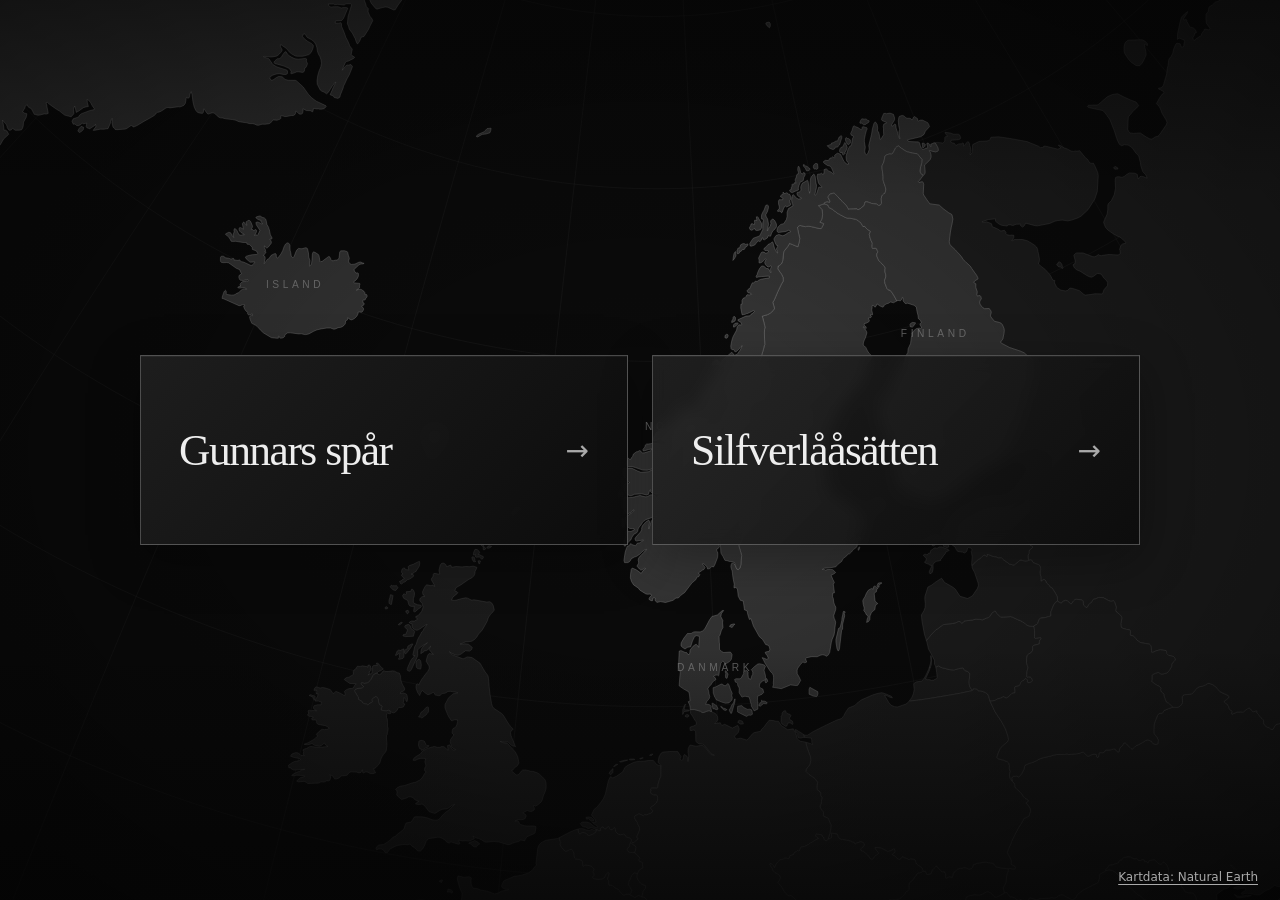
<file: index.html>
<!doctype html>
<html lang="sv">
<head>
<meta charset="utf-8">
<meta name="viewport" content="width=device-width,initial-scale=1">
<meta name="description" content="Följ Gunnars spår eller upptäck Silfverlååsätten och släktens grenar.">
<title>Gunnars spår · Silfverlååsätten</title>
<link rel="preload" href="./assets/images/norden.svg" as="image" type="image/svg+xml">
<link rel="stylesheet" href="./assets/css/home.css">
<script src="./assets/js/home.js"></script>
</head>
<body>
<img class="home-map" src="./assets/images/norden.svg" alt="" aria-hidden="true" fetchpriority="high" width="2400" height="1500">
<main class="home">
<h1 class="sr-only">Gunnars spår och Silfverlååsätten</h1>
<nav class="home-choices" aria-label="Välj del av släkthistorien">
<a class="home-choice" href="./gunnars-spar.html"><strong>Gunnars spår</strong><span class="choice-arrow" aria-hidden="true">→</span></a>
<a class="home-choice" href="./silfverlaas.html"><strong>Silfverlååsätten</strong><span class="choice-arrow" aria-hidden="true">→</span></a>
</nav>
</main>
<a class="map-source" href="https://www.naturalearthdata.com/" target="_blank" rel="noopener">Kartdata: Natural Earth</a>
</body>
</html>
</file>
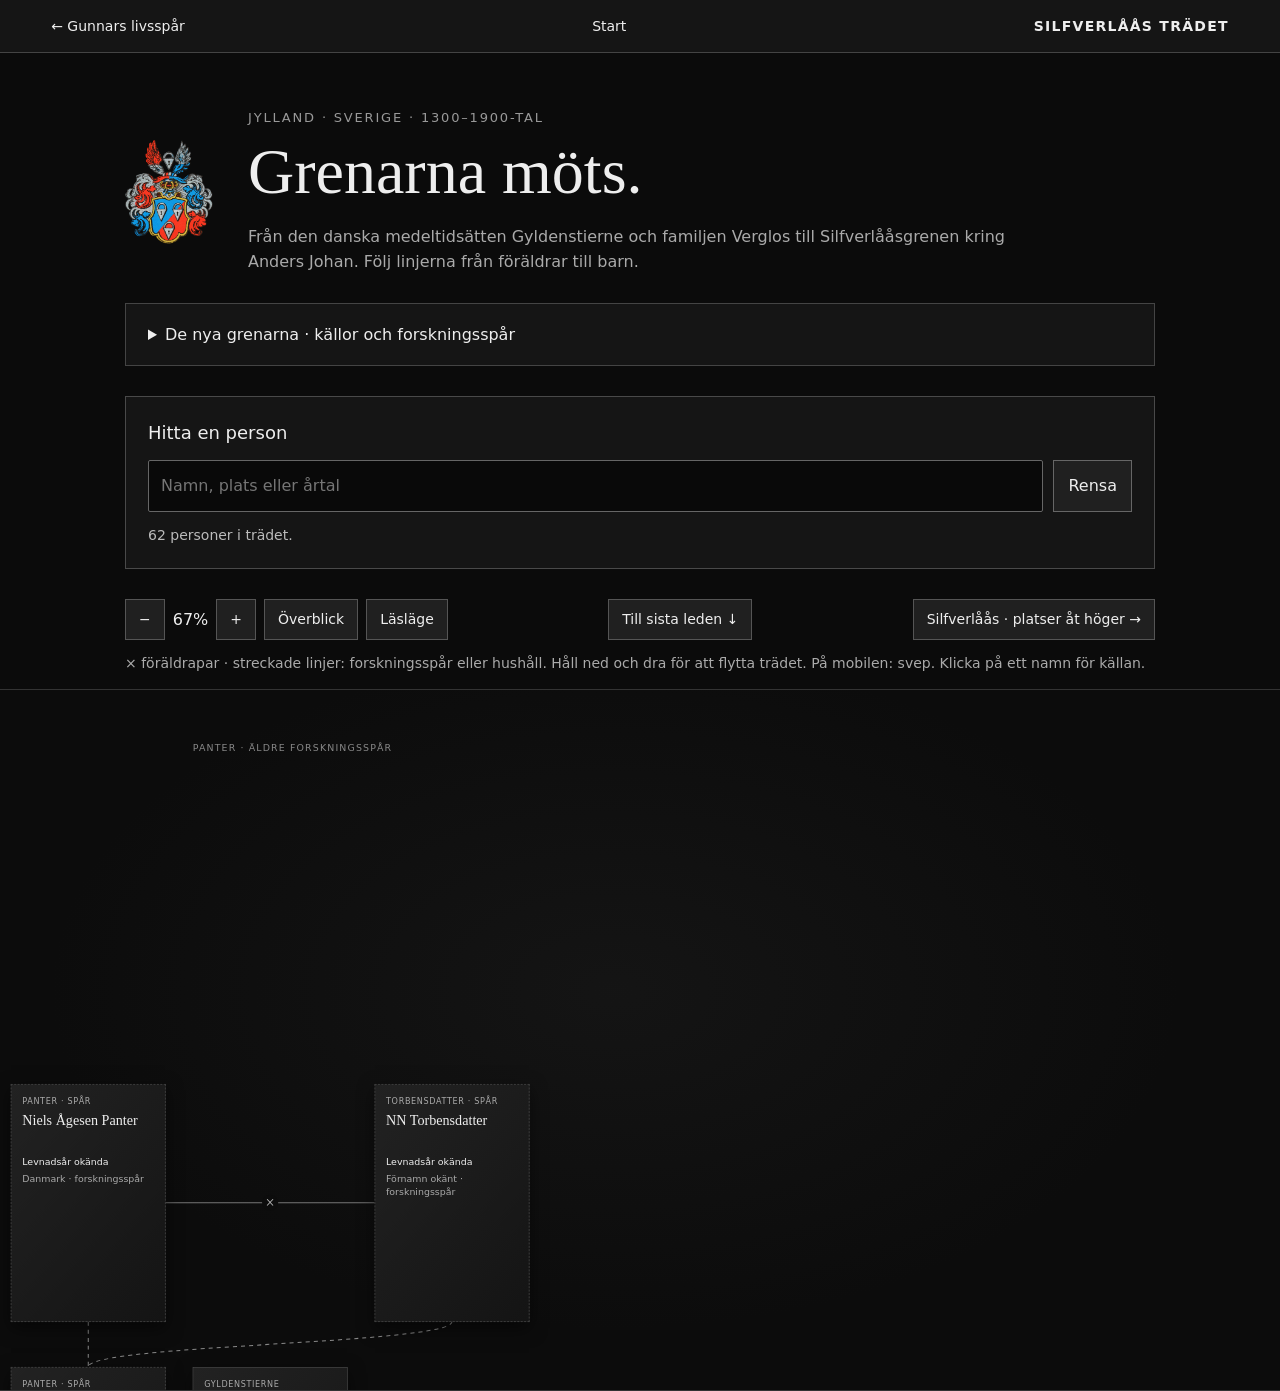
<file: silfverlaas.html>
<!doctype html><html lang="sv"><head><meta charset="utf-8"><meta name="viewport" content="width=device-width, initial-scale=1"><title>Silfverlåås trädet — från 1300-talet</title><link rel="stylesheet" href="./assets/css/tree.css">
<link rel="stylesheet" href="./assets/css/features.css">
<script src="./assets/js/page-entry.js" defer></script>
</head><body>
<a class="skip-link" href="#main-content">Hoppa till innehållet</a><header><a href="./gunnars-spar.html">← Gunnars livsspår</a><a href="./index.html">Start</a><strong>SILFVERLÅÅS TRÄDET</strong></header>
<main id="main-content"><section class="intro"><img src="./assets/arms/silfverlaas.png" alt="Silfverlåås vapensköld"><div><div class="eyebrow">Jylland · Sverige · 1300–1900-tal</div>
<h1>Grenarna möts.</h1>
<p>Från den danska medeltidsätten Gyldenstierne och familjen Verglos till Silfverlååsgrenen kring Anders Johan. Följ linjerna från föräldrar till barn.</p>
</div>
</section>
<details class="research"><summary>De nya grenarna · källor och forskningsspår</summary><p>Niels Eriksen, omnämnd i ett testamente 1310, anges som far till Erik och Jakob Nielsen i Lise Selvig Olsens artikel i <a href="https://www.genealogi.dk/images/pht/2003_1/2003_1.pdf">Personalhistorisk Tidsskrift 2003:1, sidorna 65–66</a>. Bröderna beseglade ett köpebrev tillsammans 1328. Originalhandlingarna har inte granskats här.</p>
<p>Panter-grenen följer en genealogisk sammanställning. Uppgifterna om Eriks mor skiljer sig mellan släkttavlorna; kopplingarna visas därför streckade. Förnamnet NN betyder att namnet är okänt. Årtal har inte uppskattats.</p>
<p>Riddarhusets stamtavla skiljer Hans Verglos, Peters bror som dog 1648, från Peters son Hans som adlades Silfverlåås 1647 och dog 1654. Peters far är fortfarande endast känd som NN Verglos. Någon tidigare hemort i Nederländerna har inte identifierats.</p>
<p>Den möjliga dottern NN Verklaes och Göran Patkull följer ett redovisat arkivfynd: Riksarkivet, Biographica, P volym 8, bild 532. Forskarens läsning identifierar hennes far som Peter Ferkelås. Originalbilden återstår att granska; föräldralinjerna visas streckade.</p>
<p>Roller, titlar och yrken i personrutorna följer de angivna källorna: <a href="https://www.adelsvapen.com/genealogi/Gyllenstierna_af_Svaneholm_nr_29">den danska Gyllenstierna-grenen</a>, <a href="https://www.adelsvapen.com/genealogi/Gyllenstierna_af_Lundholm_nr_3">Gyllenstierna af Lundholm</a>, <a href="https://lex.dk/Erik_Eriksson_Gyllenstierna">Lex om rikshovmästaren</a>, <a href="https://www.adelsvapen.com/genealogi/Ribbing_nr_15">Ribbing</a>, <a href="https://www.adelsvapen.com/genealogi/Stake_nr_110">Stake</a>, <a href="https://www.adelsvapen.com/genealogi/Von_Scheiding_nr_71">von Scheiding</a>, <a href="https://www.adelsvapen.com/genealogi/Niethoff_nr_463">Niethoff</a>, <a href="https://www.adelsvapen.com/genealogi/Patkull_nr_237">Patkull</a>, <a href="https://minerva.riddarhuset.se/att/silfverlaas/">Riddarhusets stamtavla för Verglos och Silfverlåås</a> samt <a href="https://www.adelsvapen.com/genealogi/Silfverl%C3%A5%C3%A5s_nr_377">Silfverlåås ättartavla</a>. Amalias och Gunnar/Gustaf Valfrids uppgifter kommer från det tidigare kyrkoboks- och registermaterialet i <a href="./gunnars-spar.html">livsberättelsen</a>.</p>
<p>Militär karaktär och grad vid avsked behöver inte innebära att personen tjänstgjorde som chef på den nivån. Göran Patkulls koppling till Verglos-dottern är fortfarande ett forskningsspår.</p>
<p>Karl VIII Knutssons kungatitel och levnadsår följer <a href="https://sok.riksarkivet.se/sbl/Artikel/12366">Svenskt biografiskt lexikon hos Riksarkivet</a>. Kristinas föräldrar anges i den länkade ättartavlan för Gyllenstierna af Lundholm.</p>
<div class="arms-sources"><h3>Vapensköldar och porträtt · bildkällor</h3><p>Sköldarna visar släktvapen. Sköldbilder saknas ännu för Niethoff och de äldsta danska leden. Övriga personer utan identifierat släktvapen visas med namn.</p>
<ul><li>Karl VIII Knutsson · <a href="https://digitaltmuseum.se/021046506365/karl-viii-knutsson-bonde-1408-70-konung-av-sverige-och-norge" target="_blank" rel="noopener">Nationalmuseum, NMGrh 390 · historiskt porträtt av okänd konstnär</a>. Samma målning som den insända bilden, beskuren i visningen.</li><li>Silfverlåås · <a href="https://minerva.riddarhuset.se/att/silfverlaas/" target="_blank" rel="noopener">Stiernstedt &amp; Klingspor · befintlig frilagd vapenbild</a></li><li>Ribbing · <a href="https://commons.wikimedia.org/wiki/File:COA_family_sv_Ribbing.svg" target="_blank" rel="noopener">Christer Sundin · CC BY-SA 3.0 · oförändrad</a></li><li>Bonde · <a href="https://commons.wikimedia.org/wiki/File:Arms_of_the_house_of_Bonde_(1).svg" target="_blank" rel="noopener">MostEpic · CC BY-SA 4.0 · oförändrad</a></li><li>Gyllenstierna · <a href="https://commons.wikimedia.org/wiki/File:COA-family-sv-Gyllenstierna.png" target="_blank" rel="noopener">Dan Koehl · CC BY-SA 4.0 · frilagd bakgrund</a></li><li>Stake · <a href="https://www.adelsvapen.com/genealogi/Stake_nr_110" target="_blank" rel="noopener">Adelsvapen · frilagd bakgrund</a></li><li>von Scheiding · <a href="https://www.adelsvapen.com/genealogi/Von_Scheiding_nr_71" target="_blank" rel="noopener">Adelsvapen · frilagd bakgrund</a></li><li>Rotkirch · <a href="https://www.adelsvapen.com/genealogi/Rotkirch_nr_175" target="_blank" rel="noopener">Adelsvapen · frilagd bakgrund</a></li><li>Licenser: <a href="https://creativecommons.org/licenses/by-sa/3.0/">CC BY-SA 3.0</a> och <a href="https://creativecommons.org/licenses/by-sa/4.0/">CC BY-SA 4.0</a>. Frilagda versioner behåller originalets licens.</li></ul></div>
<p id="odmark-sources">Anders Gunnar Ödmarks namn och födelsedatum, 6 oktober 1932, stöds av <a href="./gunnars-spar.html#anders-1932">födelseboken för Nordmaling</a> och <a href="https://nordicgraves.com/forsamling/froso-sunne-nordero-forsamling/froso-kyrkogard/ga?page=2">gravregistret för Frösö kyrkogård</a>, som också anger dödsdagen 5 augusti 2022. Namnen Rolf Anders Ödmark, Elias Rolf Ödmark, Viktor Carl Ödmark och Oskar Erik Ödmark samt släktlänkarna mellan dem följer bekräftade familjeuppgifter. Deras födelsedatum är ännu inte införda.</p>
</details><div class="toolbar"><div class="controls"><button type="button" id="minus" aria-label="Zooma ut">−</button><output id="zoom" aria-live="polite">100%</output><button type="button" id="plus" aria-label="Zooma in">+</button><button type="button" id="fit">Överblick</button><button type="button" id="read">Läsläge</button></div>
<a class="jump" href="#viktorodmark" id="last">Till sista leden ↓</a><a class="jump" id="places-jump" href="#peter1645">Silfverlåås · platser åt höger →</a><div class="hint">× föräldrapar · streckade linjer: forskningsspår eller hushåll. Håll ned och dra för att flytta trädet. På mobilen: svep. Klicka på ett namn för källan.</div>
</div>
<div class="viewport" id="viewport" tabindex="0" role="region" aria-label="Släktträd. Rulla nedåt och åt sidan för att följa grenarna."><div class="canvas-space" id="space"><div class="tree" id="tree" data-start-x="810"><div class="branch-label" style="left:1095px;top:75px">Panter · äldre forskningsspår</div>
<div class="branch-label" style="left:1620px;top:4267.5px">Familjen Verglos</div>
<svg viewBox="0 0 4250 9840" aria-hidden="true"><g class="couple"><title>Kristina Karlsdotter och Erik Eriksson den äldre · föräldrapar</title><path d="M 1055 2861.25 H 1095"/><circle cx="1075" cy="2861.25" r="12"/><text x="1075" y="2862.75" text-anchor="middle" dominant-baseline="middle">×</text></g><g class="couple"><title>Erik Svensson Ribbing och Emerentia Gyllenstierna · föräldrapar</title><path d="M 1055 4541.25 H 1095"/><circle cx="1075" cy="4541.25" r="12"/><text x="1075" y="4542.75" text-anchor="middle" dominant-baseline="middle">×</text></g><g class="couple"><title>Olof Eriksson Stake och Anna Ribbing · föräldrapar</title><path d="M 1055 4961.25 H 1095"/><circle cx="1075" cy="4961.25" r="12"/><text x="1075" y="4962.75" text-anchor="middle" dominant-baseline="middle">×</text></g><g class="couple"><title>Otto von Scheiding och Catharina Stake · föräldrapar</title><path d="M 1055 5381.25 H 1095"/><circle cx="1075" cy="5381.25" r="12"/><text x="1075" y="5382.75" text-anchor="middle" dominant-baseline="middle">×</text></g><g class="couple"><title>Hans Henrik Niethoff och Anna Margareta von Scheiding · föräldrapar</title><path d="M 1055 5801.25 H 1095"/><circle cx="1075" cy="5801.25" r="12"/><text x="1075" y="5802.75" text-anchor="middle" dominant-baseline="middle">×</text></g><g class="couple"><title>Peter Verglos / Verklaes och Brita Olofsdotter · föräldrapar</title><path d="M 1865 4961.25 H 1905"/><circle cx="1885" cy="4961.25" r="12"/><text x="1885" y="4962.75" text-anchor="middle" dominant-baseline="middle">×</text></g><g class="couple"><title>Hedvig Niethoff och Johan Gustaf Silfverlåås · föräldrapar</title><path d="M 1325 6221.25 H 1635"/><circle cx="1480" cy="6221.25" r="12"/><text x="1480" y="6222.75" text-anchor="middle" dominant-baseline="middle">×</text></g><g class="couple"><title>Otto Silfverlåås och Charlotta Catharina Rotkirch · föräldrapar</title><path d="M 1595 6641.25 H 1725"/><circle cx="1660" cy="6641.25" r="12"/><text x="1660" y="6642.75" text-anchor="middle" dominant-baseline="middle">×</text></g><g class="couple"><title>Gustaf Gabriel Silfverlåås och Anna Lena Larsdotter · föräldrapar</title><path d="M 1595 7061.25 H 1725"/><circle cx="1660" cy="7061.25" r="12"/><text x="1660" y="7062.75" text-anchor="middle" dominant-baseline="middle">×</text></g><g class="couple"><title>Anders Silfverlåås och Johanna Lantz · föräldrapar</title><path d="M 1595 7481.25 H 1725"/><circle cx="1660" cy="7481.25" r="12"/><text x="1660" y="7482.75" text-anchor="middle" dominant-baseline="middle">×</text></g><g class="couple"><title>Anders Gustaf Silfverlåås och Johanna Matilda Lönn · föräldrapar</title><path d="M 1595 7901.25 H 1725"/><circle cx="1660" cy="7901.25" r="12"/><text x="1660" y="7902.75" text-anchor="middle" dominant-baseline="middle">×</text></g><g class="couple"><title>Anders Johan Silfverlåås och Anna Josefina Hallberg · föräldrapar</title><path d="M 1595 8321.25 H 1725"/><circle cx="1660" cy="8321.25" r="12"/><text x="1660" y="8322.75" text-anchor="middle" dominant-baseline="middle">×</text></g><g class="couple"><title>Niels Ågesen Panter och NN Torbensdatter · föräldrapar</title><path d="M 1055 761.25 H 1365"/><circle cx="1210" cy="761.25" r="12"/><text x="1210" y="762.75" text-anchor="middle" dominant-baseline="middle">×</text></g><g class="couple"><title>NN Nielsdatter Panter och Niels Eriksen · föräldrapar</title><path d="M 1055 1181.25 H 1095"/><circle cx="1075" cy="1181.25" r="12"/><text x="1075" y="1182.75" text-anchor="middle" dominant-baseline="middle">×</text></g><path class="documented" d="M 1210 1777.5 C 1210 1811.25 1210 1811.25 1210 1845"/><path class="documented" d="M 1210 2197.5 C 1210 2231.25 1210 2231.25 1210 2265"/><path class="documented" d="M 1210 2617.5 C 1210 2651.25 1210 2651.25 1210 2685"/><path class="documented" d="M 1210 3037.5 C 1210 3071.25 1210 3071.25 1210 3105"/><path class="documented" d="M 940 3037.5 C 940 3071.25 1210 3071.25 1210 3105"/><path class="documented" d="M 1210 3457.5 C 1210 3491.25 1210 3491.25 1210 3525"/><path class="documented" d="M 1210 3877.5 C 1210 3911.25 1210 3911.25 1210 3945"/><path class="documented" d="M 1210 4297.5 C 1210 4331.25 1210 4331.25 1210 4365"/><path class="documented" d="M 1210 4717.5 C 1210 4751.25 1210 4751.25 1210 4785"/><path class="documented" d="M 940 4717.5 C 940 4751.25 1210 4751.25 1210 4785"/><path class="documented" d="M 1210 5137.5 C 1210 5171.25 1210 5171.25 1210 5205"/><path class="documented" d="M 940 5137.5 C 940 5171.25 1210 5171.25 1210 5205"/><path class="documented" d="M 1210 5557.5 C 1210 5591.25 1210 5591.25 1210 5625"/><path class="documented" d="M 940 5557.5 C 940 5591.25 1210 5591.25 1210 5625"/><path class="documented" d="M 1210 5977.5 C 1210 6011.25 1210 6011.25 1210 6045"/><path class="documented" d="M 940 5977.5 C 940 6011.25 1210 6011.25 1210 6045"/><path class="documented" d="M 1750 4717.5 C 1750 4751.25 1750 4751.25 1750 4785"/><path class="documented" d="M 1750 5137.5 C 1750 5171.25 1750 5171.25 1750 5205"/><path class="documented" d="M 2020 5137.5 C 2020 5171.25 1750 5171.25 1750 5205"/><path class="documented" d="M 1750 5557.5 C 1750 5591.25 1750 5591.25 1750 5625"/><path class="documented" d="M 1750 5977.5 C 1750 6011.25 1750 6011.25 1750 6045"/><path class="documented" d="M 1210 6397.5 C 1210 6431.25 1480 6431.25 1480 6465"/><path class="documented" d="M 1750 6397.5 C 1750 6431.25 1480 6431.25 1480 6465"/><path class="documented" d="M 1480 6817.5 C 1480 6851.25 1480 6851.25 1480 6885"/><path class="documented" d="M 1840 6817.5 C 1840 6851.25 1480 6851.25 1480 6885"/><path class="documented" d="M 1480 7237.5 C 1480 7271.25 1480 7271.25 1480 7305"/><path class="documented" d="M 1840 7237.5 C 1840 7271.25 1480 7271.25 1480 7305"/><path class="documented" d="M 1480 7657.5 C 1480 7691.25 1480 7691.25 1480 7725"/><path class="documented" d="M 1840 7657.5 C 1840 7691.25 1480 7691.25 1480 7725"/><path class="documented" d="M 1480 8077.5 C 1480 8111.25 1480 8111.25 1480 8145"/><path class="documented" d="M 1840 8077.5 C 1840 8111.25 1480 8111.25 1480 8145"/><path class="documented" d="M 1480 8497.5 C 1480 8531.25 1480 8531.25 1480 8565"/><path class="documented" d="M 1840 8497.5 C 1840 8531.25 1480 8531.25 1480 8565"/><path class="uncertain" d="M 940 937.5 C 940 971.25 940 971.25 940 1005"/><path class="uncertain" d="M 1480 937.5 C 1480 971.25 940 971.25 940 1005"/><path class="documented" d="M 1210 1357.5 C 1210 1391.25 1480 1391.25 1480 1425"/><path class="uncertain" d="M 940 1357.5 C 940 1391.25 1480 1391.25 1480 1425"/><path class="documented" d="M 1210 1357.5 C 1210 1391.25 1210 1391.25 1210 1425"/><path class="uncertain" d="M 940 1357.5 C 940 1391.25 1210 1391.25 1210 1425"/><path class="documented" d="M 1750 4717.5 C 1750 4751.25 1480 4751.25 1480 4785"/><path class="uncertain" d="M 1750 5137.5 C 1750 5171.25 2290 5171.25 2290 5205"/><path class="uncertain" d="M 2020 5137.5 C 2020 5171.25 2290 5171.25 2290 5205"/><g class="household-link"><title>Amalia och Anders Johan · samma hushåll, inte gifta med varandra</title><path d="M 1190 8321.25 H 1365"/><text x="1357" y="8300.25" text-anchor="end">Icke ingift</text></g><path d="M 1075 8497.5 V 9161.25"/><path d="M 1075 8741.25 H 1055"/><path d="M 1075 8741.25 H 1095"/><path d="M 1075 9161.25 H 1055"/><path d="M 1075 9161.25 H 1095"/><g class="household-link"><path d="M 2405 5381.25 H 2445"/><title>Möjligt identifierat äktenskap · arkivspår</title></g><path class="place-parent" d="M 1750 5557.5 V 5590.5 H 2805 V 5800.5 H 2895"/><path d="M 3010 5977.5 V 6010.5 H 2830 V 6220.5 H 2895"/><path d="M 3010 5977.5 V 6010.5 H 2830 V 6640.5 H 2895"/><path class="place-parent" d="M 1750 5977.5 V 6010.5 H 2805 V 7060.5 H 2895"/><path class="place-parent" d="M 1750 6397.5 V 6430.5 H 2805 V 7480.5 H 2895"/><path class="place-parent" d="M 1480 7237.5 V 7270.5 H 2805 V 7900.5 H 2895"/><path d="M 3010 8077.5 V 8110.5 H 2830 V 8320.5 H 2895"/><path d="M 3010 8077.5 V 8110.5 H 2830 V 8740.5 H 2895"/><path d="M 3010 8497.5 V 8530.5 H 2830 V 9160.5 H 2895"/><path class="travel-link" d="M 3125 7900.5 H 3250"/><path class="travel-link" d="M 3125 8320.5 H 3250"/><path class="travel-link" d="M 3515 8320.5 H 3570"/><path class="travel-link" d="M 3125 8740.5 H 3250"/><path class="travel-link" d="M 3515 8740.5 H 3570"/><path class="travel-link" d="M 3835 8740.5 H 3890"/><path class="travel-link" d="M 3125 9160.5 H 3250"/><path class="travel-link" d="M 3515 9160.5 H 3570"/><path class="travel-link" d="M 3835 9160.5 H 3890"/><path class="travel-link" d="M 1750 5625 V 5595 H 2800 V 5403 H 3250"/><path class="travel-link" d="M 3515 5403 H 3570"/><path class="travel-link" d="M 3835 5403 H 3890"/><path class="travel-link" d="M 3125 5800.5 H 3250"/><path class="travel-link" d="M 3515 5800.5 H 3570"/><path class="travel-link" d="M 3125 6220.5 H 3250"/><path class="travel-link" d="M 3515 6220.5 H 3570"/><path class="travel-link" d="M 3835 6220.5 H 3890"/><path class="travel-link" d="M 3125 6640.5 H 3250"/><path class="travel-link" d="M 3125 7060.5 H 3250"/><path class="travel-link" d="M 3515 7060.5 H 3570"/><path class="travel-link" d="M 3125 7480.5 H 3250"/><path class="travel-link" d="M 3515 7480.5 H 3570"/><path class="documented" data-parent="karlviii" data-child="kristina" d="M 940 2617.5 V 2685"><title>Karl VIII Knutsson · far till Kristina Karlsdotter</title></path><path class="documented" data-parent="gunnar" data-child="andersgunnarodmark" d="M 825 8741.25 H 515"><title>Gunnar Valfrid Andersson · far till Anders Gunnar Ödmark enligt födelsenotisen</title></path>
<path class="documented" data-parent="andersgunnarodmark" data-child="rolfodmark" d="M 400 8917.5 V 8985"><title>Anders Gunnar Ödmark · far till Rolf Anders Ödmark enligt familjeuppgift</title></path>
<path class="documented" d="M 400 9337.5 V 9372 H 130 V 9405"><title>Rolf Anders Ödmark · far till Elias Rolf Ödmark enligt familjeuppgift</title></path>
<path class="documented" d="M 400 9372 V 9405"><title>Rolf Anders Ödmark · far till Viktor Carl Ödmark enligt familjeuppgift</title></path>
<path class="documented" d="M 400 9372 H 670 V 9405"><title>Rolf Anders Ödmark · far till Oskar Erik Ödmark enligt familjeuppgift</title></path>
</svg><a class="person" id="andersgunnarodmark" href="./gunnars-spar.html#anders-1932" style="left:285px;top:8565px" aria-label="Anders Gunnar Ödmark, född 6 oktober 1932, död 5 augusti 2022. Öppna födelsekällan"><span class="family">Ödmark</span><div class="card-heading"><h2>Anders Gunnar Ödmark</h2></div>
<p class="years">Född 6 oktober 1932<br>Död 5 augusti 2022</p>
<p class="place">Nordmaling · son till Gunnar Valfrid Andersson och Anna Maria Ödmark.</p>
</a>
<article class="person" id="rolfodmark" style="left:285px;top:8985px"><span class="family">Ödmark</span><div class="card-heading"><h2>Rolf Anders Ödmark</h2></div>
<p class="years">Födelsedatum ej angivet.</p>
<p class="place">Son till Anders Gunnar Ödmark.</p>
</article>
<article class="person" id="eliasodmark" style="left:15px;top:9405px"><span class="family">Ödmark</span><div class="card-heading"><h2>Elias Rolf Ödmark</h2></div>
<p class="years">Födelsedatum ej angivet.</p>
<p class="place">Son till Rolf Anders Ödmark.</p>
</article>
<article class="person" id="viktorodmark" style="left:285px;top:9405px"><span class="family">Ödmark</span><div class="card-heading"><h2>Viktor Carl Ödmark</h2></div>
<p class="years">Födelsedatum ej angivet.</p>
<p class="place">Son till Rolf Anders Ödmark.</p>
</article>
<article class="person" id="oskarodmark" style="left:555px;top:9405px"><span class="family">Ödmark</span><div class="card-heading"><h2>Oskar Erik Ödmark</h2></div>
<p class="years">Födelsedatum ej angivet.</p>
<p class="place">Son till Rolf Anders Ödmark.</p>
</article>
<a class="person  " id="erik1365" href="https://minerva.riddarhuset.se/att/gyllenstierna-af-lundholm/" target="_blank" rel="noopener" style="left:1095px;top:1425px" aria-label="Erik Nielsen, Omnämnd 1328 och 1365. Dansk marsk och riddare. Öppna släktkälla"><span class="family">Gyldenstierne</span><div class="card-heading"><h2>Erik Nielsen</h2>
</div>
<p class="role">Dansk marsk och riddare.</p>
<p class="years">Omnämnd 1328 och 1365</p>
<p class="place">Ågård · Jylland, Danmark</p>
</a><a class="person  " id="niels" href="https://www.adelsvapen.com/genealogi/Gyllenstierna_af_Svaneholm_nr_29" target="_blank" rel="noopener" style="left:1095px;top:1845px" aria-label="Niels Eriksen, Död före 1388. Riddare och godsherre. Öppna släktkälla"><span class="family">Gyldenstierne</span><div class="card-heading"><h2>Niels Eriksen</h2>
</div>
<p class="role">Riddare och godsherre.</p>
<p class="years">Död före 1388</p>
<p class="place">Ågård och Restrup · Jylland</p>
</a><a class="person  " id="erikdk" href="https://www.adelsvapen.com/genealogi/Gyllenstierna_af_Svaneholm_nr_29" target="_blank" rel="noopener" style="left:1095px;top:2265px" aria-label="Erik Nielsen, Levde 1448 · död före 1455-06-13. Riksråd, riddare, kunglig hovmästare och slottsbefälhavare. Öppna släktkälla"><span class="family">Gyldenstierne</span><div class="card-heading"><h2>Erik Nielsen</h2>
</div>
<p class="role">Riksråd, riddare, kunglig hovmästare och slottsbefälhavare.</p>
<p class="years">Levde 1448 · död före 1455-06-13</p>
<p class="place">Ågård och Demstrup · Jylland</p>
</a><a class="person  " id="erikaldre" href="https://www.adelsvapen.com/genealogi/Gyllenstierna_af_Lundholm_nr_3" target="_blank" rel="noopener" style="left:1095px;top:2685px" aria-label="Erik Eriksson den äldre, Död 1477. Rikshovmästare, riksråd, riddare och lagman. Öppna släktkälla"><span class="family">Gyllenstierna</span><div class="card-heading"><img class="card-arms" src="./assets/arms/gyllenstierna-transparent.png" alt="Gyllenstierna · släktvapen"><h2>Erik Eriksson den äldre</h2>
</div>
<p class="role">Rikshovmästare, riksråd, riddare och lagman.</p>
<p class="years">Död 1477</p>
<p class="place">Danmark → Sverige på 1440-talet</p>
</a><a class="person" id="karlviii" href="https://sok.riksarkivet.se/sbl/Artikel/12366" target="_blank" rel="noopener" style="left:825px;top:2265px" aria-label="Karl VIII Knutsson Bonde, född 1408 eller 1409, död 1470. Kung av Sverige och Norge. Far till Kristina Karlsdotter. Öppna släktkälla"><span class="family">Bonde</span><div class="card-heading"><span class="card-portrait"><img src="./assets/images/karl-viii-knutsson.jpg" alt="Porträtt av Karl VIII Knutsson med kungakrona"></span><h2>Karl VIII Knutsson</h2>
</div>
<p class="role">Kung av Sverige och Norge.</p>
<p class="years">Född 1408 eller 1409 · död 1470</p>
<p class="place">Far till Kristina Karlsdotter.</p>
</a><a class="person  " id="kristina" href="https://www.adelsvapen.com/genealogi/Gyllenstierna_af_Lundholm_nr_3" target="_blank" rel="noopener" style="left:825px;top:2685px" aria-label="Kristina Karlsdotter, Född omkring 1432 · levde 1492. Kungadotter – dotter till Karl VIII Knutsson. Öppna släktkälla"><span class="family">Bonde</span><div class="card-heading"><img class="card-arms" src="./assets/arms/bonde.svg" alt="Bonde · släktvapen"><h2>Kristina Karlsdotter</h2>
</div>
<p class="role">Kungadotter – dotter till Karl VIII Knutsson.</p>
<p class="years">Född omkring 1432 · levde 1492</p>
<p class="place">Sverige · gift 1446</p>
</a><a class="person  " id="erikyngre" href="https://www.adelsvapen.com/genealogi/Gyllenstierna_af_Lundholm_nr_3" target="_blank" rel="noopener" style="left:1095px;top:3105px" aria-label="Erik Eriksson den yngre, Död 1502. Riksråd, riddare, hövitsman och slottsfogde. Öppna släktkälla"><span class="family">Gyllenstierna</span><div class="card-heading"><img class="card-arms" src="./assets/arms/gyllenstierna-transparent.png" alt="Gyllenstierna · släktvapen"><h2>Erik Eriksson den yngre</h2>
</div>
<p class="role">Riksråd, riddare, hövitsman och slottsfogde.</p>
<p class="years">Död 1502</p>
<p class="place">Fågelvik och Vinstorp</p>
</a><a class="person  " id="carl" href="https://www.adelsvapen.com/genealogi/Gyllenstierna_af_Lundholm_nr_3" target="_blank" rel="noopener" style="left:1095px;top:3525px" aria-label="Carl Eriksson, Död 1541. Riksråd, riddare, lagman, krigsråd och biträdande ståthållare. Öppna släktkälla"><span class="family">Gyllenstierna</span><div class="card-heading"><img class="card-arms" src="./assets/arms/gyllenstierna-transparent.png" alt="Gyllenstierna · släktvapen"><h2>Carl Eriksson</h2>
</div>
<p class="role">Riksråd, riddare, lagman, krigsråd och biträdande ståthållare.</p>
<p class="years">Död 1541</p>
<p class="place">Vinstorp · Nynäs · Kalmar</p>
</a><a class="person  " id="erikcarl" href="https://www.adelsvapen.com/genealogi/Gyllenstierna_af_Lundholm_nr_3" target="_blank" rel="noopener" style="left:1095px;top:3945px" aria-label="Erik Carlsson, Död 1586. Riksråd, riddare, ståthållare på Kalmar slott och lagman. Öppna släktkälla"><span class="family">Gyllenstierna</span><div class="card-heading"><img class="card-arms" src="./assets/arms/gyllenstierna-transparent.png" alt="Gyllenstierna · släktvapen"><h2>Erik Carlsson</h2>
</div>
<p class="role">Riksråd, riddare, ståthållare på Kalmar slott och lagman.</p>
<p class="years">Död 1586</p>
<p class="place">Årås · Nynäs · Pintorp</p>
</a><a class="person  " id="emerentia" href="https://www.adelsvapen.com/genealogi/Gyllenstierna_af_Lundholm_nr_3" target="_blank" rel="noopener" style="left:1095px;top:4365px" aria-label="Emerentia Gyllenstierna, Död 1626. Öppna släktkälla"><span class="family">Gyllenstierna</span><div class="card-heading"><img class="card-arms" src="./assets/arms/gyllenstierna-transparent.png" alt="Gyllenstierna · släktvapen"><h2>Emerentia Gyllenstierna</h2>
</div>
<p class="years">Död 1626</p>
<p class="place">Gift på Fästered 1600</p>
</a><a class="person  " id="erikrib" href="https://www.adelsvapen.com/genealogi/Ribbing_nr_15" target="_blank" rel="noopener" style="left:825px;top:4365px" aria-label="Erik Svensson Ribbing, 1558–1612. Kunglig köksmästare, senare häradshövding, riksråd, lagman och ståthållare. Öppna släktkälla"><span class="family">Ribbing</span><div class="card-heading"><img class="card-arms" src="./assets/arms/ribbing.svg" alt="Ribbing · släktvapen"><h2>Erik Svensson Ribbing</h2>
</div>
<p class="role">Kunglig köksmästare, senare häradshövding, riksråd, lagman och ståthållare.</p>
<p class="years">1558–1612</p>
<p class="place">Säby · Dala</p>
</a><a class="person  " id="anna" href="https://www.adelsvapen.com/genealogi/Ribbing_nr_15" target="_blank" rel="noopener" style="left:1095px;top:4785px" aria-label="Anna Ribbing, Död 1658. Öppna släktkälla"><span class="family">Ribbing</span><div class="card-heading"><img class="card-arms" src="./assets/arms/ribbing.svg" alt="Ribbing · släktvapen"><h2>Anna Ribbing</h2>
</div>
<p class="years">Död 1658</p>
<p class="place">Forshem · Västergötland</p>
</a><a class="person  " id="olof" href="https://www.adelsvapen.com/genealogi/Stake_nr_110" target="_blank" rel="noopener" style="left:825px;top:4785px" aria-label="Olof Eriksson Stake, 1593–1664. Överste för adelsfanan och landshövding i Värmland och på Dal. Öppna släktkälla"><span class="family">Stake</span><div class="card-heading"><img class="card-arms" src="./assets/arms/stake-transparent.png" alt="Stake · släktvapen"><h2>Olof Eriksson Stake</h2>
</div>
<p class="role">Överste för adelsfanan och landshövding i Värmland och på Dal.</p>
<p class="years">1593–1664</p>
<p class="place">Hönsäter · Årnäs</p>
</a><a class="person  " id="catharina" href="https://www.adelsvapen.com/genealogi/Stake_nr_110" target="_blank" rel="noopener" style="left:1095px;top:5205px" aria-label="Catharina Stake, Levnadsår ej preciserade. Öppna släktkälla"><span class="family">Stake</span><div class="card-heading"><img class="card-arms" src="./assets/arms/stake-transparent.png" alt="Stake · släktvapen"><h2>Catharina Stake</h2>
</div>
<p class="years">Levnadsår ej preciserade</p>
<p class="place">Familjen vid Årnäs</p>
</a><a class="person  " id="ottosc" href="https://www.adelsvapen.com/genealogi/Von_Scheiding_nr_71" target="_blank" rel="noopener" style="left:825px;top:5205px" aria-label="Otto von Scheiding, 1623–1691. Överstelöjtnant; tidigare löjtnant och kapten. Öppna släktkälla"><span class="family">von Scheiding</span><div class="card-heading"><img class="card-arms" src="./assets/arms/scheiding-transparent.png" alt="von Scheiding · släktvapen"><h2>Otto von Scheiding</h2>
</div>
<p class="role">Överstelöjtnant; tidigare löjtnant och kapten.</p>
<p class="years">1623–1691</p>
<p class="place">Åby · Horn, Östergötland</p>
</a><a class="person  " id="annam" href="https://www.adelsvapen.com/genealogi/Von_Scheiding_nr_71" target="_blank" rel="noopener" style="left:1095px;top:5625px" aria-label="Anna Margareta von Scheiding, Död 1706. Öppna släktkälla"><span class="family">von Scheiding</span><div class="card-heading"><img class="card-arms" src="./assets/arms/scheiding-transparent.png" alt="von Scheiding · släktvapen"><h2>Anna Margareta von Scheiding</h2>
</div>
<p class="years">Död 1706</p>
<p class="place">Börringe · Östergötland</p>
</a><a class="person  " id="hansni" href="https://www.adelsvapen.com/genealogi/Niethoff_nr_463" target="_blank" rel="noopener" style="left:825px;top:5625px" aria-label="Hans Henrik Niethoff, Död 1692. Överstelöjtnant vid södra skånska kavalleriregementet. Öppna släktkälla"><span class="family">Niethoff</span><div class="card-heading"><h2>Hans Henrik Niethoff</h2>
</div>
<p class="role">Överstelöjtnant vid södra skånska kavalleriregementet.</p>
<p class="years">Död 1692</p>
<p class="place">Malmö · dödsort</p>
</a><a class="person  " id="hedvig" href="https://www.adelsvapen.com/genealogi/Niethoff_nr_463" target="_blank" rel="noopener" style="left:1095px;top:6045px" aria-label="Hedvig Niethoff, 1690–1751. Öppna släktkälla"><span class="family">Niethoff</span><div class="card-heading"><h2>Hedvig Niethoff</h2>
</div>
<p class="years">1690–1751</p>
<p class="place">Sätuna · Östergötland</p>
</a><a class="person  " id="nn" href="https://minerva.riddarhuset.se/att/silfverlaas/" target="_blank" rel="noopener" style="left:1635px;top:4365px" aria-label="NN Verglos, Årtal och förnamn okända. Öppna släktkälla"><span class="family">Verglos</span><div class="card-heading"><h2>NN Verglos</h2>
</div>
<p class="years">Årtal och förnamn okända</p>
<p class="place">Ursprungsort okänd</p>
</a><a class="person  " id="peter" href="https://minerva.riddarhuset.se/att/silfverlaas/" target="_blank" rel="noopener" style="left:1635px;top:4785px" aria-label="Peter Verglos / Verklaes, Levde 1599 · död före 1600-01-15. Borgare i Kalmar. Öppna släktkälla"><span class="family">Verglos</span><div class="card-heading"><h2>Peter Verglos / Verklaes</h2>
</div>
<p class="role">Borgare i Kalmar.</p>
<p class="years">Levde 1599 · död före 1600-01-15</p>
<p class="place">Holland → Kalmar före 1597-08-13</p>
</a><a class="person  " id="brita" href="https://minerva.riddarhuset.se/att/silfverlaas/" target="_blank" rel="noopener" style="left:1905px;top:4785px" aria-label="Brita Olofsdotter, Levde 1649 · död senast 1652. Mottagare av Skäggenäs i förläning. Något särskilt yrke är inte belagt här. Öppna släktkälla"><span class="family">Olofsdotter</span><div class="card-heading"><h2>Brita Olofsdotter</h2>
</div>
<p class="role">Mottagare av Skäggenäs i förläning. Något särskilt yrke är inte belagt här.</p>
<p class="years">Levde 1649 · död senast 1652</p>
<p class="place">Kalmar · senare Skäggenäs</p>
</a><a class="person  silver" id="hansad" href="https://www.adelsvapen.com/genealogi/Silfverl%C3%A5%C3%A5s_nr_377" target="_blank" rel="noopener" style="left:1635px;top:5205px" aria-label="Hans Verglos / Verklaes, Död 1654 · adlad 1647. Borgmästare i Kalmar. Öppna släktkälla"><span class="family">Silfverlåås</span><div class="card-heading"><img class="card-arms" src="./assets/arms/silfverlaas.png" alt="Silfverlåås · släktvapen"><h2>Hans Verglos / Verklaes</h2>
</div>
<p class="role">Borgmästare i Kalmar.</p>
<p class="years">Död 1654 · adlad 1647</p>
<p class="place">Kalmar · Törnerum</p>
</a><a class="person  silver" id="hans" href="https://www.adelsvapen.com/genealogi/Silfverl%C3%A5%C3%A5s_nr_377" target="_blank" rel="noopener" style="left:1635px;top:5625px" aria-label="Hans Silfverlåås, Död 1700. Major; tidigare page och officer i holländsk tjänst. Öppna släktkälla"><span class="family">Silfverlåås</span><div class="card-heading"><img class="card-arms" src="./assets/arms/silfverlaas.png" alt="Silfverlåås · släktvapen"><h2>Hans Silfverlåås</h2>
</div>
<p class="role">Major; tidigare page och officer i holländsk tjänst.</p>
<p class="years">Död 1700</p>
<p class="place">Stockholm · dödsort</p>
</a><a class="person  silver" id="johan" href="https://www.adelsvapen.com/genealogi/Silfverl%C3%A5%C3%A5s_nr_377" target="_blank" rel="noopener" style="left:1635px;top:6045px" aria-label="Johan Gustaf Silfverlåås, 1679 eller 1682–1736. Kunglig page, senare kapten. Öppna släktkälla"><span class="family">Silfverlåås</span><div class="card-heading"><img class="card-arms" src="./assets/arms/silfverlaas.png" alt="Silfverlåås · släktvapen"><h2>Johan Gustaf Silfverlåås</h2>
</div>
<p class="role">Kunglig page, senare kapten.</p>
<p class="years">1679 eller 1682–1736</p>
<p class="place">Tyllinge · gift 1716</p>
</a><a class="person  silver" id="otto" href="https://www.adelsvapen.com/genealogi/Silfverl%C3%A5%C3%A5s_nr_377" target="_blank" rel="noopener" style="left:1365px;top:6465px" aria-label="Otto Silfverlåås, 1719–1798. Ryttmästare. Öppna släktkälla"><span class="family">Silfverlåås</span><div class="card-heading"><img class="card-arms" src="./assets/arms/silfverlaas.png" alt="Silfverlåås · släktvapen"><h2>Otto Silfverlåås</h2>
</div>
<p class="role">Ryttmästare.</p>
<p class="years">1719–1798</p>
<p class="place">Börringe → Elmtomta</p>
</a><a class="person  " id="charlotta" href="https://www.adelsvapen.com/genealogi/Silfverl%C3%A5%C3%A5s_nr_377" target="_blank" rel="noopener" style="left:1725px;top:6465px" aria-label="Charlotta Catharina Rotkirch, 1739–1827. Öppna släktkälla"><span class="family">Rotkirch</span><div class="card-heading"><img class="card-arms" src="./assets/arms/rotkirch-transparent.png" alt="Rotkirch · släktvapen"><h2>Charlotta Catharina Rotkirch</h2>
</div>
<p class="years">1739–1827</p>
<p class="place">Västra Ny · Elmtomta</p>
</a><a class="person  silver" id="gabriel" href="https://www.adelsvapen.com/genealogi/Silfverl%C3%A5%C3%A5s_nr_377" target="_blank" rel="noopener" style="left:1365px;top:6885px" aria-label="Gustaf Gabriel Silfverlåås, 1769–1833. Sergeant. Öppna släktkälla"><span class="family">Silfverlåås</span><div class="card-heading"><img class="card-arms" src="./assets/arms/silfverlaas.png" alt="Silfverlåås · släktvapen"><h2>Gustaf Gabriel Silfverlåås</h2>
</div>
<p class="role">Sergeant.</p>
<p class="years">1769–1833</p>
<p class="place">Elmtomta · Uddorp</p>
</a><a class="person  " id="annalena" href="https://www.adelsvapen.com/genealogi/Silfverl%C3%A5%C3%A5s_nr_377" target="_blank" rel="noopener" style="left:1725px;top:6885px" aria-label="Anna Lena Larsdotter, 1763–1824. Öppna släktkälla"><span class="family">Larsdotter</span><div class="card-heading"><h2>Anna Lena Larsdotter</h2>
</div>
<p class="years">1763–1824</p>
<p class="place">Motala · Uddorp</p>
</a><a class="person  silver" id="anders" href="https://www.adelsvapen.com/genealogi/Silfverl%C3%A5%C3%A5s_nr_377" target="_blank" rel="noopener" style="left:1365px;top:7305px" aria-label="Anders Silfverlåås, 1801–1851. Hemmansägare. Öppna släktkälla"><span class="family">Silfverlåås</span><div class="card-heading"><img class="card-arms" src="./assets/arms/silfverlaas.png" alt="Silfverlåås · släktvapen"><h2>Anders Silfverlåås</h2>
</div>
<p class="role">Hemmansägare.</p>
<p class="years">1801–1851</p>
<p class="place">Järstad · Östergötland</p>
</a><a class="person  " id="johanna" href="https://www.adelsvapen.com/genealogi/Silfverl%C3%A5%C3%A5s_nr_377" target="_blank" rel="noopener" style="left:1725px;top:7305px" aria-label="Johanna Lantz, Född 1811 · dödsår okänt. Öppna släktkälla"><span class="family">Lantz</span><div class="card-heading"><h2>Johanna Lantz</h2>
</div>
<p class="years">Född 1811 · dödsår okänt</p>
<p class="place">Järstad · Östergötland</p>
</a><a class="person  silver" id="andersg" href="https://www.adelsvapen.com/genealogi/Silfverl%C3%A5%C3%A5s_nr_377" target="_blank" rel="noopener" style="left:1365px;top:7725px" aria-label="Anders Gustaf Silfverlåås, 1832–1866. Statdräng. Öppna släktkälla"><span class="family">Silfverlåås</span><div class="card-heading"><img class="card-arms" src="./assets/arms/silfverlaas.png" alt="Silfverlåås · släktvapen"><h2>Anders Gustaf Silfverlåås</h2>
</div>
<p class="role">Statdräng.</p>
<p class="years">1832–1866</p>
<p class="place">Veta → Allhelgona</p>
</a><a class="person  " id="johannam" href="https://www.adelsvapen.com/genealogi/Silfverl%C3%A5%C3%A5s_nr_377" target="_blank" rel="noopener" style="left:1725px;top:7725px" aria-label="Johanna Matilda Lönn, 1836–1897. Öppna släktkälla"><span class="family">Lönn</span><div class="card-heading"><h2>Johanna Matilda Lönn</h2>
</div>
<p class="years">1836–1897</p>
<p class="place">Härberga → Vadstena</p>
</a><a class="person  silver" id="andersj" href="https://www.adelsvapen.com/genealogi/Silfverl%C3%A5%C3%A5s_nr_377" target="_blank" rel="noopener" style="left:1365px;top:8145px" aria-label="Anders Johan Silfverlåås, 1859–1937. Gårdssmed. Öppna släktkälla"><span class="family">Silfverlåås</span><div class="card-heading"><img class="card-arms" src="./assets/arms/silfverlaas.png" alt="Silfverlåås · släktvapen"><h2>Anders Johan Silfverlåås</h2>
</div>
<p class="role">Gårdssmed.</p>
<p class="years">1859–1937</p>
<p class="place">Allhelgona · Södermanland · Pelarne</p>
</a><a class="person  " id="annaj" href="https://www.adelsvapen.com/genealogi/Silfverl%C3%A5%C3%A5s_nr_377" target="_blank" rel="noopener" style="left:1725px;top:8145px" aria-label="Anna Josefina Hallberg, 1866–1888. Öppna släktkälla"><span class="family">Hallberg</span><div class="card-heading"><h2>Anna Josefina Hallberg</h2>
</div>
<p class="years">1866–1888</p>
<p class="place">Veta · gift 1886</p>
</a><a class="person  silver" id="augusta" href="https://www.adelsvapen.com/genealogi/Silfverl%C3%A5%C3%A5s_nr_377" target="_blank" rel="noopener" style="left:1365px;top:8565px" aria-label="Augusta Viktoria Silfverlåås, Född 1886 · levde 1937. Öppna släktkälla"><span class="family">Silfverlåås</span><div class="card-heading"><img class="card-arms" src="./assets/arms/silfverlaas.png" alt="Silfverlåås · släktvapen"><h2>Augusta Viktoria Silfverlåås</h2>
</div>
<p class="years">Född 1886 · levde 1937</p>
<p class="place">Veta · gift i Pelarne 1937</p>
</a><a class="person  " id="amalia" href="./gunnars-spar.html" target="_blank" rel="noopener" style="left:960px;top:8145px" aria-label="Amalia Andersson, Född 12 april 1875. Hushållerska. Öppna släktkälla"><span class="family">Andersson</span><div class="card-heading"><h2>Amalia Andersson</h2>
</div>
<p class="role">Hushållerska.</p>
<p class="years">Född 12 april 1875</p>
<p class="place">Rappestad · senare Kjulsta</p>
</a><a class="person  " id="gunnar" href="./gunnars-spar.html" target="_blank" rel="noopener" style="left:825px;top:8565px" aria-label="Gunnar Valfrid Andersson, 1895–1991. Sjömansinskrivning, senare agent, murarbetare och reseombud. Öppna släktkälla"><span class="family">Andersson</span><div class="card-heading"><h2>Gunnar Valfrid Andersson</h2>
</div>
<p class="role">Sjömansinskrivning, senare agent, murarbetare och reseombud.</p>
<p class="years">1895–1991</p>
<p class="place">Född i Björkvik</p>
</a><a class="person  " id="filip" href="./gunnars-spar.html" target="_blank" rel="noopener" style="left:1095px;top:8565px" aria-label="Johan Erik Filip Andersson, Född 18 mars 1905. Öppna släktkälla"><span class="family">Andersson</span><div class="card-heading"><h2>Johan Erik Filip Andersson</h2>
</div>
<p class="years">Född 18 mars 1905</p>
<p class="place">Stigtomta</p>
</a><a class="person  " id="knut" href="./gunnars-spar.html" target="_blank" rel="noopener" style="left:825px;top:8985px" aria-label="Knut Valentin Andersson, Född 19 november 1913. Öppna släktkälla"><span class="family">Andersson</span><div class="card-heading"><h2>Knut Valentin Andersson</h2>
</div>
<p class="years">Född 19 november 1913</p>
<p class="place">Björkvik</p>
</a><a class="person  " id="sven" href="./gunnars-spar.html" target="_blank" rel="noopener" style="left:1095px;top:8985px" aria-label="Sven Georg Valdemar Andersson, Född 22 april 1909. Öppna släktkälla"><span class="family">Andersson</span><div class="card-heading"><h2>Sven Georg Valdemar Andersson</h2>
</div>
<p class="years">Född 22 april 1909</p>
<p class="place">Stigtomta</p>
</a><a class="person  " id="niels1310" href="https://www.genealogi.dk/images/pht/2003_1/2003_1.pdf" target="_blank" rel="noopener" style="left:1095px;top:1005px" aria-label="Niels Eriksen, Omnämnd 1310. Riddare, knuten till Ågård och Restrup. Öppna släktkälla"><span class="family">Gyldenstierne</span><div class="card-heading"><h2>Niels Eriksen</h2>
</div>
<p class="role">Riddare, knuten till Ågård och Restrup.</p>
<p class="years">Omnämnd 1310</p>
<p class="place">Danmark · faderskap enligt Lise Selvig Olsen</p>
</a><a class="person research-person " id="panterfather" href="https://finnholbek.dk/getperson.php?personID=I2952&tree=2" target="_blank" rel="noopener" style="left:825px;top:585px" aria-label="Niels Ågesen Panter, Levnadsår okända. Öppna släktkälla"><span class="family">Panter</span><div class="card-heading"><h2>Niels Ågesen Panter</h2>
</div>
<p class="years">Levnadsår okända</p>
<p class="place">Danmark · forskningsspår</p>
</a><a class="person research-person " id="torbensdaughter" href="https://finnholbek.dk/getperson.php?personID=I2952&tree=2" target="_blank" rel="noopener" style="left:1365px;top:585px" aria-label="NN Torbensdatter, Levnadsår okända. Öppna släktkälla"><span class="family">Torbensdatter</span><div class="card-heading"><h2>NN Torbensdatter</h2>
</div>
<p class="years">Levnadsår okända</p>
<p class="place">Förnamn okänt · forskningsspår</p>
</a><a class="person research-person " id="pantermother" href="https://finnholbek.dk/getperson.php?personID=I2952&tree=2" target="_blank" rel="noopener" style="left:825px;top:1005px" aria-label="NN Nielsdatter Panter, Levnadsår okända. Öppna släktkälla"><span class="family">Panter</span><div class="card-heading"><h2>NN Nielsdatter Panter</h2>
</div>
<p class="years">Levnadsår okända</p>
<p class="place">Möjlig mor till Erik och Jakob</p>
</a><a class="person  " id="jakob" href="https://www.genealogi.dk/images/pht/2003_1/2003_1.pdf" target="_blank" rel="noopener" style="left:1365px;top:1425px" aria-label="Jakob Nielsen, Omnämnd 1328. Riddare. Öppna släktkälla"><span class="family">Gyldenstierne</span><div class="card-heading"><h2>Jakob Nielsen</h2>
</div>
<p class="role">Riddare.</p>
<p class="years">Omnämnd 1328</p>
<p class="place">Eskær · Danmark · Eriks bror</p>
</a><a class="person  " id="hansuncle" href="https://minerva.riddarhuset.se/att/silfverlaas/" target="_blank" rel="noopener" style="left:1365px;top:4785px" aria-label="Hans Verglos, Död 1648. Borgare i Kalmar. Öppna släktkälla"><span class="family">Verglos</span><div class="card-heading"><h2>Hans Verglos</h2>
</div>
<p class="role">Borgare i Kalmar.</p>
<p class="years">Död 1648</p>
<p class="place">Kalmar · Peters bror · gift 1608 med Maria Jönsdotter</p>
</a><a class="person research-person " id="verglosdaughter" href="https://forum.arkivguiden.net/agf/disk/1756/51487.shtml" target="_blank" rel="noopener" style="left:2175px;top:5205px" aria-label="NN Verklaes, Levnadsår okända. Öppna släktkälla"><span class="family">Verglos</span><div class="card-heading"><h2>NN Verklaes</h2>
</div>
<p class="years">Levnadsår okända</p>
<p class="place">Möjlig dotter · originalhandling återstår att granska</p>
</a><a class="person research-person " id="patkull" href="https://forum.arkivguiden.net/agf/disk/1756/51487.shtml" target="_blank" rel="noopener" style="left:2445px;top:5205px" aria-label="Göran Patkull, Levnadsår ej införda. Kapten, senare benämnd överstelöjtnant. Öppna släktkälla"><span class="family">Patkull</span><div class="card-heading"><h2>Göran Patkull</h2>
</div>
<p class="role">Kapten, senare benämnd överstelöjtnant.</p>
<p class="years">Levnadsår ej införda</p>
<p class="place">Kopplingen till NN Verklaes är ett forskningsspår.</p>
</a><a class="person silver" id="peter1645" href="https://www.adelsvapen.com/genealogi/Silfverl%C3%A5%C3%A5s_nr_377" target="_blank" rel="noopener" style="left:2895px;top:5625px"><span class="family">Silfverlåås</span><div class="card-heading"><img class="card-arms" src="./assets/arms/silfverlaas.png" alt="Silfverlåås släktvapen"><h2>Peter Silfverlåås</h2>
</div>
<p class="role">Ryttmästare och skvadronschef.</p>
<p class="years">1645–1704</p>
<p class="place">Bagarbo och Kaddala · Sko</p>
</a><a class="person silver" id="carlgustaf1673" href="https://www.adelsvapen.com/genealogi/Silfverl%C3%A5%C3%A5s_nr_377" target="_blank" rel="noopener" style="left:2895px;top:6045px"><span class="family">Silfverlåås</span><div class="card-heading"><img class="card-arms" src="./assets/arms/silfverlaas.png" alt="Silfverlåås släktvapen"><h2>Carl Gustaf Silfverlåås</h2>
</div>
<p class="role">Kapten, överstelöjtnants karaktär, överstes avsked.</p>
<p class="years">1673–1733</p>
<p class="place">Son till Peter</p>
</a><a class="person silver" id="peterpoltava" href="https://www.adelsvapen.com/genealogi/Silfverl%C3%A5%C3%A5s_nr_377" target="_blank" rel="noopener" style="left:2895px;top:6465px"><span class="family">Silfverlåås</span><div class="card-heading"><img class="card-arms" src="./assets/arms/silfverlaas.png" alt="Silfverlåås släktvapen"><h2>Peter Silfverlåås</h2>
</div>
<p class="role">Fältväbel, sedan sekundfänrik.</p>
<p class="years">Död 1709</p>
<p class="place">Bror till Carl Gustaf</p>
</a><a class="person silver" id="carladam1679" href="https://www.adelsvapen.com/genealogi/Silfverl%C3%A5%C3%A5s_nr_377" target="_blank" rel="noopener" style="left:2895px;top:6885px"><span class="family">Silfverlåås</span><div class="card-heading"><img class="card-arms" src="./assets/arms/silfverlaas.png" alt="Silfverlåås släktvapen"><h2>Carl Adam Silfverlåås</h2>
</div>
<p class="role">Page; benämns kornett.</p>
<p class="years">Född 1679 eller 1682</p>
<p class="place">Bror till Johan Gustaf</p>
</a><a class="person silver" id="hansgustaf1718" href="https://www.adelsvapen.com/genealogi/Silfverl%C3%A5%C3%A5s_nr_377" target="_blank" rel="noopener" style="left:2895px;top:7305px"><span class="family">Silfverlåås</span><div class="card-heading"><img class="card-arms" src="./assets/arms/silfverlaas.png" alt="Silfverlåås släktvapen"><h2>Hans Gustaf Silfverlåås</h2>
</div>
<p class="role">Major; tidigare löjtnant i fransk tjänst.</p>
<p class="years">1718–1795</p>
<p class="place">Bror till Otto</p>
</a><a class="person silver" id="johangustaf1798" href="https://www.adelsvapen.com/genealogi/Silfverl%C3%A5%C3%A5s_nr_377" target="_blank" rel="noopener" style="left:2895px;top:7725px"><span class="family">Silfverlåås</span><div class="card-heading"><img class="card-arms" src="./assets/arms/silfverlaas.png" alt="Silfverlåås släktvapen"><h2>Johan Gustaf Silfverlåås</h2>
</div>
<p class="role">Hemmansägare på Uddorp.</p>
<p class="years">1798–1876</p>
<p class="place">Ägde Uddorp · Järstad</p>
</a><a class="person silver" id="gustafaugust1834" href="https://www.adelsvapen.com/genealogi/Silfverl%C3%A5%C3%A5s_nr_377" target="_blank" rel="noopener" style="left:2895px;top:8145px"><span class="family">Silfverlåås</span><div class="card-heading"><img class="card-arms" src="./assets/arms/silfverlaas.png" alt="Silfverlåås släktvapen"><h2>Gustaf Gabriel August Silfverlåås</h2>
</div>
<p class="role">Faktorist, maskinist, senare plåtslagare.</p>
<p class="years">1834–1912</p>
<p class="place">Järstad → Motala · Oskars far</p>
</a><a class="person silver" id="carlaxel1845" href="https://www.adelsvapen.com/genealogi/Silfverl%C3%A5%C3%A5s_nr_377" target="_blank" rel="noopener" style="left:2895px;top:8565px"><span class="family">Silfverlåås</span><div class="card-heading"><img class="card-arms" src="./assets/arms/silfverlaas.png" alt="Silfverlåås släktvapen"><h2>Carl Axel Silfverlåås</h2>
</div>
<p class="role">Gruvarbetare i Arizona.</p>
<p class="years">1845–1929</p>
<p class="place">Uddorp → USA · Oskars farbror</p>
</a><a class="person silver" id="oskar1872" href="https://www.adelsvapen.com/genealogi/Silfverl%C3%A5%C3%A5s_nr_377" target="_blank" rel="noopener" style="left:2895px;top:8985px"><span class="family">Silfverlåås</span><div class="card-heading"><img class="card-arms" src="./assets/arms/silfverlaas.png" alt="Silfverlåås släktvapen"><h2>Oskar Enok Ernst Silfverlåås</h2>
</div>
<p class="role">Maskinarbetare i USA.</p>
<p class="years">1872–1939</p>
<p class="place">Motala → USA</p>
</a><a class="journey-stop" href="https://www.adelsvapen.com/genealogi/Silfverl%C3%A5%C3%A5s_nr_377" target="_blank" rel="noopener" style="left:3250px;top:7803px"><span>1798–1876</span><h3>Uddorp · Järstad</h3>
<p>Ägare · död på Uddorp</p>
</a><a class="journey-stop" href="https://www.adelsvapen.com/genealogi/Silfverl%C3%A5%C3%A5s_nr_377" target="_blank" rel="noopener" style="left:3250px;top:8223px"><span>1834</span><h3>Järstad</h3>
<p>Födelseförsamling</p>
</a><a class="journey-stop" href="https://www.adelsvapen.com/genealogi/Silfverl%C3%A5%C3%A5s_nr_377" target="_blank" rel="noopener" style="left:3570px;top:8223px"><span>1912</span><h3>Motala</h3>
<p>Yrkesliv och dödsort</p>
</a><a class="journey-stop" href="https://www.adelsvapen.com/genealogi/Silfverl%C3%A5%C3%A5s_nr_377" target="_blank" rel="noopener" style="left:3250px;top:8643px"><span>1868</span><h3>Nordamerika</h3>
<p>Utvandrar från Sverige</p>
</a><a class="journey-stop" href="https://www.adelsvapen.com/genealogi/Silfverl%C3%A5%C3%A5s_nr_377" target="_blank" rel="noopener" style="left:3570px;top:8643px"><span>Ett par år</span><h3>Utah</h3>
<p>Vistelse före Arizona</p>
</a><a class="journey-stop" href="https://www.adelsvapen.com/genealogi/Silfverl%C3%A5%C3%A5s_nr_377" target="_blank" rel="noopener" style="left:3890px;top:8643px"><span>Senare · död 1929</span><h3>Arizona · Phoenix</h3>
<p>Gruvarbetare · död i Phoenix 18 juli</p>
</a><a class="journey-stop" href="https://www.adelsvapen.com/genealogi/Silfverl%C3%A5%C3%A5s_nr_377" target="_blank" rel="noopener" style="left:3250px;top:9063px"><span>1872</span><h3>Motala</h3>
<p>Född 4 januari</p>
</a><a class="journey-stop" href="https://www.adelsvapen.com/genealogi/Silfverl%C3%A5%C3%A5s_nr_377" target="_blank" rel="noopener" style="left:3570px;top:9063px"><span>Årtal okänt</span><h3>Nordamerika</h3>
<p>Utvandring · maskinarbetare</p>
</a><a class="journey-stop" href="https://www.adelsvapen.com/genealogi/Silfverl%C3%A5%C3%A5s_nr_377" target="_blank" rel="noopener" style="left:3890px;top:9063px"><span>1939</span><h3>Brooklyn · New York</h3>
<p>Död 2 februari</p>
</a><a class="journey-stop" href="https://www.adelsvapen.com/genealogi/Silfverl%C3%A5%C3%A5s_nr_377" target="_blank" rel="noopener" style="left:3250px;top:5305.5px"><span>1671–1675</span><h3>Holland</h3>
<p>Militär tjänst</p>
</a><a class="journey-stop" href="https://www.adelsvapen.com/genealogi/Silfverl%C3%A5%C3%A5s_nr_377" target="_blank" rel="noopener" style="left:3570px;top:5305.5px"><span>1675</span><h3>Sverige</h3>
<p>Återvänder</p>
</a><a class="journey-stop" href="https://www.adelsvapen.com/genealogi/Silfverl%C3%A5%C3%A5s_nr_377" target="_blank" rel="noopener" style="left:3890px;top:5305.5px"><span>1700</span><h3>Stockholm</h3>
<p>Dödsort</p>
</a><a class="journey-stop" href="https://www.adelsvapen.com/genealogi/Silfverl%C3%A5%C3%A5s_nr_377" target="_blank" rel="noopener" style="left:3250px;top:5703px"><span>Genom giftermål</span><h3>Sko · Uppland</h3>
<p>Bagarbo och Kaddala</p>
</a><a class="journey-stop" href="https://www.adelsvapen.com/genealogi/Silfverl%C3%A5%C3%A5s_nr_377" target="_blank" rel="noopener" style="left:3570px;top:5703px"><span>Årtal ej angivet</span><h3>Stockholm</h3>
<p>Ägde hus och tomt</p>
</a><a class="journey-stop" href="https://www.adelsvapen.com/genealogi/Silfverl%C3%A5%C3%A5s_nr_377" target="_blank" rel="noopener" style="left:3250px;top:6123px"><span>1709</span><h3>Poltava</h3>
<p>Tillfångatagen</p>
</a><a class="journey-stop" href="https://www.adelsvapen.com/genealogi/Silfverl%C3%A5%C3%A5s_nr_377" target="_blank" rel="noopener" style="left:3570px;top:6123px"><span>Efter 1709</span><h3>Tobolsk · Sibirien</h3>
<p>Krigsfångenskap</p>
</a><a class="journey-stop" href="https://www.adelsvapen.com/genealogi/Silfverl%C3%A5%C3%A5s_nr_377" target="_blank" rel="noopener" style="left:3890px;top:6123px"><span>1722</span><h3>Sverige</h3>
<p>Hemkomst</p>
</a><a class="journey-stop" href="https://www.adelsvapen.com/genealogi/Silfverl%C3%A5%C3%A5s_nr_377" target="_blank" rel="noopener" style="left:3250px;top:6543px"><span>1709</span><h3>Poltava</h3>
<p>Stupade i slaget</p>
</a><a class="journey-stop" href="https://www.adelsvapen.com/genealogi/Silfverl%C3%A5%C3%A5s_nr_377" target="_blank" rel="noopener" style="left:3250px;top:6963px"><span>1696</span><h3>Wismar</h3>
<p>Page</p>
</a><a class="journey-stop" href="https://www.adelsvapen.com/genealogi/Silfverl%C3%A5%C3%A5s_nr_377" target="_blank" rel="noopener" style="left:3570px;top:6963px"><span>Före 1707</span><h3>Utomlands</h3>
<p>Dödsort okänd</p>
</a><a class="journey-stop" href="https://www.adelsvapen.com/genealogi/Silfverl%C3%A5%C3%A5s_nr_377" target="_blank" rel="noopener" style="left:3250px;top:7383px"><span>1745</span><h3>Frankrike</h3>
<p>Militär tjänst</p>
</a><a class="journey-stop" href="https://www.adelsvapen.com/genealogi/Silfverl%C3%A5%C3%A5s_nr_377" target="_blank" rel="noopener" style="left:3570px;top:7383px"><span>1795</span><h3>Norrköping</h3>
<p>Dödsort</p>
</a></div>
</div>
</div>
</main><script src="./assets/js/tree.js"></script>
<script src="./assets/js/search.js"></script>
</body></html>
</file>
<file: assets/css/home.css>
:root {
  color-scheme:dark;
  font-family:system-ui,sans-serif;
  background:#090909;
  color:#f0f0f0
}
* {box-sizing:border-box}
body {margin:0;min-width:280px}
.home-map {
  position:fixed;
  inset:0;
  width:100%;
  height:100%;
  object-fit:cover;
  object-position:58% 46%;
  filter:grayscale(1);
  pointer-events:none;
  transition:transform .6s cubic-bezier(.16,1,.3,1),filter .5s ease
}
body::after {
  content:"";
  position:fixed;
  inset:0;
  pointer-events:none;
  background:radial-gradient(ellipse at center,#0000000a 15%,#0000007d 100%),linear-gradient(0deg,#070707a8,transparent 28%,transparent 78%,#07070766)
}
body::before {
  content:"";
  position:fixed;
  inset:0;
  z-index:10;
  background:#080808;
  opacity:0;
  pointer-events:none;
  transition:opacity .22s ease
}
.home {
  position:relative;
  z-index:1;
  min-height:100vh;
  min-height:100svh;
  display:grid;
  place-items:center;
  padding:60px 28px
}
.home-choices {
  display:grid;
  grid-template-columns:repeat(2,minmax(0,1fr));
  width:min(100%,1000px);
  gap:24px
}
.home-choice {
  position:relative;
  display:flex;
  align-items:center;
  justify-content:space-between;
  gap:24px;
  min-height:190px;
  padding:38px;
  border:1px solid #a2a2a26b;
  background:linear-gradient(135deg,#242424c9,#0c0c0ce8);
  color:#eee;
  text-decoration:none;
  box-shadow:0 14px 48px #0005,inset 0 1px 0 #ffffff0c;
  backdrop-filter:blur(8px);
  -webkit-backdrop-filter:blur(8px);
  isolation:isolate;
  overflow:hidden;
  transition:transform .3s ease,border-color .3s ease,box-shadow .3s ease,opacity .3s ease;
  -webkit-tap-highlight-color:transparent
}
.home-choice::before {
  content:"";
  position:absolute;
  inset:0;
  z-index:-1;
  background:radial-gradient(ellipse at var(--pointer-x,50%) var(--pointer-y,50%),#ffffff22,transparent 75%);
  opacity:0;
  transition:opacity .3s ease
}
.home-choice::after {
  content:"";
  position:absolute;
  inset:0;
  z-index:-1;
  background:linear-gradient(110deg,transparent 25%,#ffffff12 50%,transparent 75%);
  transform:translateX(-140%);
  transition:transform .8s cubic-bezier(.2,.7,.3,1);
  pointer-events:none
}
.home-choice strong {
  min-width:0;
  overflow-wrap:anywhere;
  font:normal clamp(28px,3.4vw,46px)/1.12 Georgia,'Times New Roman',serif;
  letter-spacing:-.035em
}
.choice-arrow {
  font-size:28px;
  font-weight:300;
  color:#aaa;
  transition:transform .3s ease,color .3s ease
}
.home-choice.is-hovered {
    transform:translateY(-8px) perspective(900px) rotateX(var(--tilt-x,0deg)) rotateY(var(--tilt-y,0deg)) scale(1.018);
    border-color:#e0e0e0;
    box-shadow:0 22px 60px #0009,0 0 32px #ffffff0a
}
.home-choice.is-hovered::before {opacity:1}
.home-choice.is-hovered::after {transform:translateX(140%)}
.home-choice.is-hovered .choice-arrow {transform:translateX(7px);color:#fff}
.home-choice:focus-visible {
  outline:2px solid #fff;
  outline-offset:6px;
  border-color:#fff
}
.home-choice:focus-visible::before {opacity:1}
.home-choice:active {transform:translateY(-1px) scale(.985)}
.choice-ripple {
  position:absolute;
  z-index:-1;
  width:1100px;
  height:1100px;
  border-radius:50%;
  background:radial-gradient(circle,#ffffff35,transparent 65%);
  pointer-events:none;
  animation:choice-ripple .48s ease-out both
}
.is-leaving .home-map {transform:scale(1.08);filter:grayscale(1) brightness(.65)}
.is-leaving::before {opacity:1;transition-delay:.24s}
.is-leaving .home-choice:not(.is-selected) {opacity:0;transform:translateY(12px) scale(.97)}
.is-leaving .home-choice.is-selected {
  border-color:#fff;
  box-shadow:0 15px 80px #ffffff16;
  animation:choice-open .48s cubic-bezier(.16,1,.3,1) both
}
.is-leaving .is-selected .choice-arrow {transform:translateX(18px);color:#fff}
.is-leaving .map-source {opacity:0}
@keyframes choice-ripple {
  from {transform:translate(-50%,-50%) scale(0);opacity:1}
  to {transform:translate(-50%,-50%) scale(1);opacity:0}
}
@keyframes choice-open {
  from {transform:translateY(-8px) scale(1.018)}
  to {transform:translateY(-8px) scale(1.09)}
}
.map-source {
  position:fixed;
  z-index:2;
  bottom:16px;
  right:22px;
  color:#aaa;
  font-size:12px;
  text-underline-offset:3px
}
.map-source:focus-visible {outline:2px solid #fff;outline-offset:4px}
.sr-only {
  position:absolute;
  width:1px;
  height:1px;
  padding:0;
  overflow:hidden;
  clip-path:inset(50%);
  white-space:nowrap
}
@media(max-width:640px) {
  .home {padding:50px 22px}
  .home-map {object-position:70% center}
  .home-choices {grid-template-columns:1fr;gap:18px;max-width:460px}
  .home-choice {min-height:145px;padding:30px}
  .home-choice strong {font-size:clamp(28px,7.5vw,36px)}
  .map-source {right:16px;bottom:12px}
}
@media(prefers-reduced-motion:no-preference) {
  .home-choices {animation:home-arrive .8s ease both}
  @keyframes home-arrive {
    from {opacity:0;transform:translateY(15px)}
    to {opacity:1;transform:translateY(0)}
  }
}
@media(prefers-reduced-motion:reduce) {
  *,*::before,*::after {animation:none!important;transition:none!important}
  .home-choice.is-hovered,.home-choice:active,.home-choice.is-hovered .choice-arrow {transform:none}
}
</file>
<file: assets/css/tree.css>
* {
  box-sizing:border-box
}
body {
  margin:0;
  background:#0b0b0b;
  color:#eee;
  font:16px/1.6 system-ui,sans-serif
}
a {
  color:inherit
}
button,a {
  -webkit-tap-highlight-color:transparent
}
a:focus-visible,button:focus-visible {
  outline:2px solid white;
  outline-offset:4px
}
header {
  position:sticky;
  top:0;
  z-index:5;
  background:#161616f5;
  border-bottom:1px solid #444;
  padding:15px 4vw;
  display:flex;
  gap:20px;
  justify-content:space-between;
  align-items:center;
  backdrop-filter:blur(14px)
}
header a {
  text-decoration:none;
  font-size:14px
}
header strong {
  font-size:14px;
  letter-spacing:.09em
}
main {
  padding:0
}
.intro {
  max-width:1080px;
  margin:55px auto 26px;
  padding:0 25px;
  display:flex;
  align-items:center;
  gap:35px
}
.intro img {
  width:88px;
  height:auto
}
.eyebrow {
  color:#999;
  text-transform:uppercase;
  font-size:13px;
  letter-spacing:.14em
}
h1 {
  font:normal clamp(36px,5vw,66px)/1.1 Georgia,serif;
  margin:8px 0 16px
}
.intro p {
  max-width:760px;
  color:#aaa;
  margin:0
}
.toolbar {
  max-width:1080px;
  margin:24px auto 15px;
  padding:0 25px;
  display:flex;
  justify-content:space-between;
  gap:12px;
  flex-wrap:wrap;
  align-items:center
}
.controls {
  display:flex;
  gap:8px;
  align-items:center
}
button,.jump {
  font:inherit;
  font-size:14px;
  color:#eee;
  background:#202020;
  border:1px solid #555;
  padding:8px 13px;
  cursor:pointer;
  text-decoration:none
}
.hint {
  color:#aaa;
  font-size:14px
}
.viewport {
  width:100%;
  overflow-x:auto;
  overscroll-behavior-x:contain;
  border-top:1px solid #333;
  border-bottom:1px solid #333;
  background:radial-gradient(ellipse at 48% 43%,#25252555,transparent 60%),#0c0c0c
}
.canvas-space {
  position:relative;
  margin:0 auto
}
.tree {
  position:relative;
  transform-origin:top left;
  width:4250px;
  height:9840px
}
.tree svg {
  position:absolute;
  inset:0;
  width:100%;
  height:100%;
  pointer-events:none
}
.tree path {
  fill:none;
  stroke:#888;
  stroke-width:1.5
}
.person {
  position:absolute;
  width:230px;
  height:352.5px;
  padding:15px 16px;
  background:linear-gradient(130deg,#222,#141414);
  border:1px solid #4c4c4c;
  box-shadow:0 9px 25px #0008;
  text-decoration:none;
  transition:border-color .25s,box-shadow .25s
}
.person:hover {
  border-color:#eee;
  box-shadow:0 12px 30px #000
}
.person.silver {
  background:linear-gradient(130deg,#303030,#191919);
  border-color:#858585
}
.family {
  display:block;
  font-size:12px;
  letter-spacing:.08em;
  text-transform:uppercase;
  color:#aaa
}
.person h2 {
  font:normal 23px/1.14 Georgia,serif;
  margin:6px 0
}
.person p {
  margin:0
}
.years {
  font-size:14px;
  color:#eee
}
.person .role {
  margin:8px 0;
  color:#eee;
  font-size:14px;
  line-height:1.4
}
.place {
  font-size:14px;
  line-height:1.4;
  color:#aaa;
  margin-top:5px!important
}
.branch-label {
  position:absolute;
  color:#888;
  font-size:14px;
  letter-spacing:.12em;
  text-transform:uppercase
}
@media(max-width:600px) {
  header {
    padding:12px 18px;
    gap:12px
  }
  header strong {
    font-size:12px
  }
  .intro {
    margin-top:32px;
    gap:18px
  }
  .intro img {
    width:56px
  }
  .hint {
    font-size:13px
  }
  .toolbar {
    padding:0 18px
  }
  .controls {
    gap:5px
  }
  button,.jump {
    padding:8px 10px
  }
}
@media(prefers-reduced-motion:no-preference) {
  html {
    scroll-behavior:smooth
  }
  .person {
    animation:arrive .6s ease both
  }
  @keyframes arrive {
    from {
      opacity:0
    }
    to {
      opacity:1
    }
  }
}
.household-link path {
  stroke-dasharray:7 6
}
.household-link text {
  fill:#bbb;
  font:14px system-ui,sans-serif
}
.card-heading {
  display:flex;
  align-items:flex-start;
  gap:10px;
  margin:8px 0;
  min-height:53px
}
.card-heading h2 {
  font-size:21px;
  line-height:1.12;
  margin:0;
  overflow-wrap:anywhere
}
.card-arms {
  width:42px;
  height:57px;
  object-fit:contain;
  flex:0 0 42px;
  filter:drop-shadow(0 3px 3px #0006)
}
.card-portrait {
  width:48px;
  height:64px;
  flex:0 0 48px;
  overflow:hidden;
  border:1px solid #666
}
.card-portrait img {
  width:100%;
  height:100%;
  object-fit:cover;
  transform:scale(1.65);
  transform-origin:50% 35%
}
.couple circle {
  fill:#0c0c0c
}
.couple text {
  fill:#ddd;
  font:24px Georgia,serif
}
.research {
  max-width:1030px;
  margin:28px auto;
  padding:18px 22px;
  border:1px solid #444;
  background:#151515;
  color:#aaa
}
.research summary {
  cursor:pointer;
  color:#eee
}
.research h2 {
  font:27px Georgia,serif
}
.research p {
  margin:12px 0
}
.research a {
  color:#ddd
}
.arms-sources {
  font-size:14px
}
.arms-sources li {
  margin:8px 0
}
.tree path.uncertain {
  stroke-dasharray:6 6
}
.person.research-person {
  border-style:dashed
}
.person.research-person .family:after {
  content:" · spår"
}
.couple:has(title) {
  opacity:.85
}
.journey-stop {
  position:absolute;
  width:265px;
  height:195px;
  padding:16px 20px;
  border:1px solid #666;
  background:#161616;
  text-decoration:none
}
.journey-stop span {
  font-size:14px;
  color:#aaa
}
.journey-stop h3 {
  font:25px/1.2 Georgia,serif;
  margin:8px 0
}
.journey-stop p {
  font-size:14px;
  color:#bbb;
  margin:0
}
.journey-stop:hover {
  border-color:#eee
}
.tree .travel-link {
  stroke:#ccc;
  stroke-dasharray:3 5
}
.tree .place-parent {
  stroke:#888
}
.viewport {
  height:78vh;
  min-height:380px;
  overflow:auto;
  cursor:grab;
  scroll-behavior:auto;
  touch-action:pan-x pan-y;
  overscroll-behavior:contain
}
.viewport.is-dragging,.viewport.is-dragging * {
  cursor:grabbing!important;
  user-select:none!important
}
.viewport img {
  -webkit-user-drag:none
}
.viewport .person,.viewport .journey-stop {
  cursor:grab
}
</file>
<file: assets/css/features.css>
/* Shared accessible navigation and search. */
.skip-link  {
  position:fixed;
  top:-100px;
  left:16px;
  z-index:10000;
  padding:12px 18px;
  background:#eee;
  color:#111;
}
.skip-link:focus  {
  top:12px;
}
.page-search  {
  position:relative;
  max-width:1030px;
  margin:30px auto;
  padding:22px;
  border:1px solid #494949;
  background:#151515;
  color:#eee;
}
.page-search label  {
  display:block;
  font-size:18px;
  margin-bottom:12px;
}
.search-controls  {
  display:flex;
  gap:10px;
}
.page-search input  {
  min-width:0;
  flex:1;
  width:100%;
  border:1px solid #666;
  border-radius:2px;
  padding:12px;
  background:#090909;
  color:#eee;
  font:inherit;
  font-size:16px;
}
.page-search button  {
  flex-shrink:0;
  color:#eee;
  background:#202020;
  border:1px solid #666;
  padding:8px 14px;
  font:inherit;
  cursor:pointer;
}
.page-search :focus-visible  {
  outline:2px solid #eee;
  outline-offset:4px;
}
.search-status  {
  font-size:14px;
  color:#bbb;
  margin:12px 0 0;
}
#search-results  {
  max-height:320px;
  overflow:auto;
  list-style:none;
  margin:12px 0 0;
  padding:0;
}
#search-results a  {
  display:block;
  padding:10px 0;
  border-top:1px solid #333;
  color:#eee;
  font-size:16px;
}
.event, .closing  {
  scroll-margin-top:110px;
}
.person:focus  {
  outline:3px solid #fff;
  outline-offset:5px;
}
.person  {
  overflow-y:auto;
}
@media(max-width:600px)  {
  .page-search  {
    margin:24px 18px;
    padding:16px;
  }
}
@media(prefers-reduced-motion:reduce)  {
  html  {
    scroll-behavior:auto!important;
  }
}
</file>
